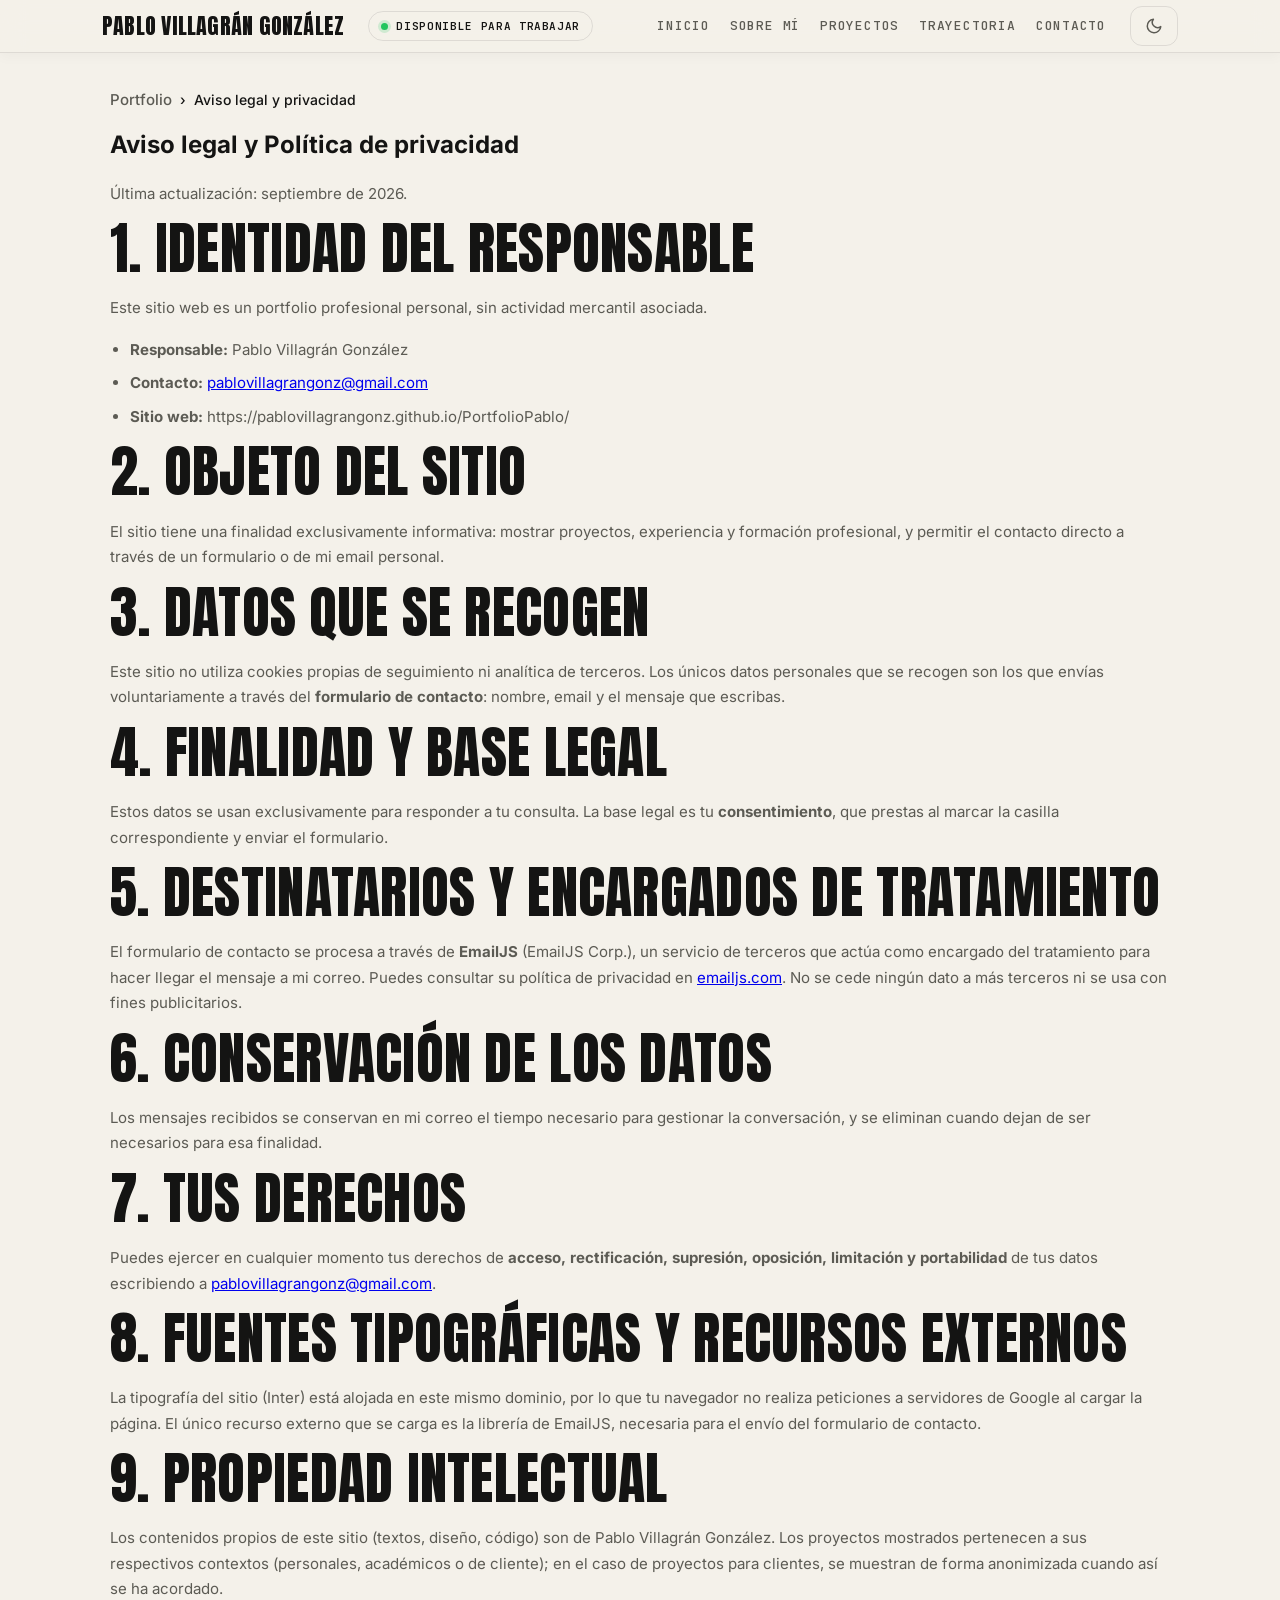
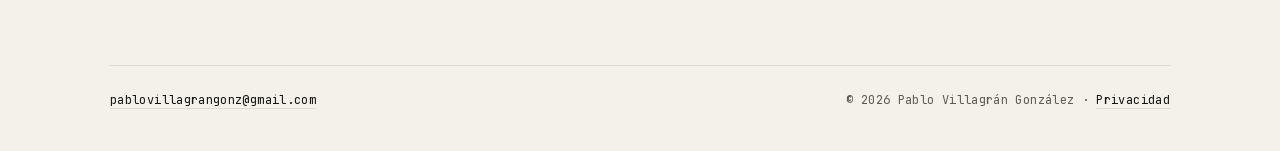
<file: privacidad.html>
<!doctype html>
<html lang="es">

<head>
  <meta charset="utf-8" />
  <meta name="viewport" content="width=device-width,initial-scale=1" />
  <meta name="format-detection" content="telephone=no, date=no, address=no" />

  <title>Aviso legal y Política de privacidad | Pablo Villagrán</title>

  <meta name="description"
    content="Aviso legal, política de privacidad y protección de datos del portfolio de Pablo Villagrán González.">
  <meta name="robots" content="noindex, follow">

  <!-- Favicon -->
  <link rel="icon" type="image/png" sizes="32x32" href="assets/img/favicon-32.png">
  <link rel="apple-touch-icon" sizes="180x180" href="assets/img/apple-touch-icon.png">

  <!-- Estilos globales -->
  <link rel="stylesheet" href="styles.css?v=13">
  <link rel="stylesheet" href="projects/project-detail.css?v=9">

  <script src="assets/js/theme-toggle.js?v=2"></script>

</head>

<body class="project-detail-page">
  <div class="progress-bar"></div>
  <!-- NAV -->
  <header class="header">
    <div class="wrap nav">
      <a class="brand" href="index.html#inicio">Pablo Villagrán González</a>
      <a class="nav-status" href="index.html#contacto"><span class="availability-dot" aria-hidden="true"></span>Disponible para trabajar</a>

      <nav class="nav-links" aria-label="Menú principal">
        <a href="index.html#inicio">Inicio</a>
        <a href="index.html#sobre-mi">Sobre mí</a>
        <a href="index.html#proyectos">Proyectos</a>
        <a href="index.html#experiencia">Trayectoria</a>
        <a href="index.html#contacto">Contacto</a>
      </nav>

      <div class="cta"><a href="index.html#contacto" class="btn">Contactar</a></div>

      <!-- Toggle tema -->
      <button id="theme-toggle" class="btn-ghost" aria-label="Cambiar tema" title="Cambiar tema"><svg viewBox="0 0 24 24" fill="none" stroke="currentColor" stroke-width="2" stroke-linecap="round" stroke-linejoin="round" aria-hidden="true"><path d="M21 12.79A9 9 0 1 1 11.21 3 7 7 0 0 0 21 12.79z"/></svg></button>

      <!-- Hamburger Menu Toggle (móvil) -->
      <button class="nav-toggle" aria-label="Abrir menú" aria-expanded="false">
        <span></span>
        <span></span>
        <span></span>
      </button>
    </div>
  </header>

  <!-- Overlay para cerrar menú al clickear -->
  <div class="overlay"></div>

  <!-- Side Menu (móvil) -->
  <nav class="side-menu" aria-label="Menú lateral">
    <button class="close-menu" aria-label="Cerrar menú">✕</button>
    <a href="index.html#inicio">Inicio</a>
    <a href="index.html#sobre-mi">Sobre mí</a>
    <a href="index.html#proyectos">Proyectos</a>
    <a href="index.html#experiencia">Trayectoria</a>
    <a href="index.html#contacto">Contacto</a>
    <a href="assets/archivos/PabloVillagran_CV.pdf" target="_blank" rel="noopener noreferrer">Ver CV</a>
  </nav>

  <main class="wrap" role="main">

    <!-- Breadcrumb -->
    <nav aria-label="breadcrumb" class="breadcrumb mb-12">
      <a href="index.html" class="muted no-decoration">Portfolio</a>
      <span aria-hidden="true" class="mx-8">›</span>
      <span aria-current="page">Aviso legal y privacidad</span>
    </nav>

    <section class="detail-section" role="article" aria-labelledby="legal-title">
      <h1 id="legal-title" class="m-0 mb-8">Aviso legal y Política de privacidad</h1>
      <p class="muted small mb-18">Última actualización: septiembre de 2026.</p>

      <h2>1. Identidad del responsable</h2>
      <p class="muted">
        Este sitio web es un portfolio profesional personal, sin actividad mercantil asociada.
      </p>
      <ul class="muted">
        <li><strong>Responsable:</strong> Pablo Villagrán González</li>
        <li><strong>Contacto:</strong> <a href="mailto:pablovillagrangonz@gmail.com">pablovillagrangonz@gmail.com</a></li>
        <li><strong>Sitio web:</strong> https://pablovillagrangonz.github.io/PortfolioPablo/</li>
      </ul>

      <h2>2. Objeto del sitio</h2>
      <p class="muted">
        El sitio tiene una finalidad exclusivamente informativa: mostrar proyectos, experiencia y formación
        profesional, y permitir el contacto directo a través de un formulario o de mi email personal.
      </p>

      <h2>3. Datos que se recogen</h2>
      <p class="muted">
        Este sitio no utiliza cookies propias de seguimiento ni analítica de terceros. Los únicos datos
        personales que se recogen son los que envías voluntariamente a través del <strong>formulario de
        contacto</strong>: nombre, email y el mensaje que escribas.
      </p>

      <h2>4. Finalidad y base legal</h2>
      <p class="muted">
        Estos datos se usan exclusivamente para responder a tu consulta. La base legal es tu
        <strong>consentimiento</strong>, que prestas al marcar la casilla correspondiente y enviar el formulario.
      </p>

      <h2>5. Destinatarios y encargados de tratamiento</h2>
      <p class="muted">
        El formulario de contacto se procesa a través de <strong>EmailJS</strong> (EmailJS Corp.), un servicio
        de terceros que actúa como encargado del tratamiento para hacer llegar el mensaje a mi correo. Puedes
        consultar su política de privacidad en
        <a href="https://www.emailjs.com/legal/privacy-policy/" target="_blank" rel="noopener noreferrer">emailjs.com</a>.
        No se cede ningún dato a más terceros ni se usa con fines publicitarios.
      </p>

      <h2>6. Conservación de los datos</h2>
      <p class="muted">
        Los mensajes recibidos se conservan en mi correo el tiempo necesario para gestionar la conversación, y
        se eliminan cuando dejan de ser necesarios para esa finalidad.
      </p>

      <h2>7. Tus derechos</h2>
      <p class="muted">
        Puedes ejercer en cualquier momento tus derechos de <strong>acceso, rectificación, supresión, oposición,
        limitación y portabilidad</strong> de tus datos escribiendo a
        <a href="mailto:pablovillagrangonz@gmail.com">pablovillagrangonz@gmail.com</a>.
      </p>

      <h2>8. Fuentes tipográficas y recursos externos</h2>
      <p class="muted">
        La tipografía del sitio (Inter) está alojada en este mismo dominio, por lo que tu navegador no realiza
        peticiones a servidores de Google al cargar la página. El único recurso externo que se carga es la
        librería de EmailJS, necesaria para el envío del formulario de contacto.
      </p>

      <h2>9. Propiedad intelectual</h2>
      <p class="muted">
        Los contenidos propios de este sitio (textos, diseño, código) son de Pablo Villagrán González. Los
        proyectos mostrados pertenecen a sus respectivos contextos (personales, académicos o de cliente); en
        el caso de proyectos para clientes, se muestran de forma anonimizada cuando así se ha acordado.
      </p>

    </section>

    <footer class="footer">
      <a href="mailto:pablovillagrangonz@gmail.com">pablovillagrangonz@gmail.com</a>
      <span>© 2026 Pablo Villagrán González · <a href="privacidad.html">Privacidad</a></span>
    </footer>
  </main>

  <script src="assets/js/mobile-menu.js"></script>
  <script src="assets/js/scroll-reveal.js"></script>
  <script src="assets/js/back-to-top.js"></script>
</body>

</html>
</file>
<file: styles.css>
/* ============================
   TIPOGRAFÍA (Inter, auto-alojada)
   ============================ */
@font-face {
  font-family: 'Inter';
  font-style: normal;
  font-weight: 100 900;
  font-display: swap;
  src: url('assets/fonts/inter-variable.woff2') format('woff2');
  unicode-range: U+0000-00FF, U+0131, U+0152-0153, U+02BB-02BC, U+02C6, U+02DA, U+02DC, U+0304, U+0308, U+0329, U+2000-206F, U+20AC, U+2122, U+2191, U+2193, U+2212, U+2215, U+FEFF, U+FFFD;
}
/* Titulares: condensada y muy gruesa (solo h1/h2 y cifras grandes) */
@font-face {
  font-family: 'Anton';
  font-style: normal;
  font-weight: 400;
  font-display: swap;
  src: url('assets/fonts/anton-latin.woff2') format('woff2');
  unicode-range: U+0000-00FF, U+0131, U+0152-0153, U+02BB-02BC, U+02C6, U+02DA, U+02DC, U+0304, U+0308, U+0329, U+2000-206F, U+20AC, U+2122, U+2191, U+2193, U+2212, U+2215, U+FEFF, U+FFFD;
}
/* Etiquetas, fechas y datos: monoespaciada */
@font-face {
  font-family: 'JetBrains Mono';
  font-style: normal;
  font-weight: 400 700;
  font-display: swap;
  src: url('assets/fonts/jetbrains-mono-variable.woff2') format('woff2');
  unicode-range: U+0000-00FF, U+0131, U+0152-0153, U+02BB-02BC, U+02C6, U+02DA, U+02DC, U+0304, U+0308, U+0329, U+2000-206F, U+20AC, U+2122, U+2191, U+2193, U+2212, U+2215, U+FEFF, U+FFFD;
}

/* ============================
   VARIABLES GLOBALES
   ============================ */
:root {
  --bg: #f4f1ea;
  --bg-2: #ebe7dd;
  --card: #fbfaf7;

  --text: #141413;
  --muted: #5c5b54;

  --accent: #3f6212;
  --accent-contrast: #ffffff;

  --glass: rgba(244, 241, 234, 0.82);

  --font-sans: 'Inter', system-ui, Arial, sans-serif;
  --font-display: 'Anton', Impact, 'Arial Narrow', sans-serif;
  --font-mono: 'JetBrains Mono', ui-monospace, SFMono-Regular, Menlo, monospace;
  --radius: 14px;
  --maxw: 1100px;
  --gap: 24px;

  --shadow-1: 0 4px 6px -1px rgba(0, 0, 0, 0.1), 0 2px 4px -1px rgba(0, 0, 0, 0.06);
  --shadow-2: 0 10px 15px -3px rgba(0, 0, 0, 0.1), 0 4px 6px -2px rgba(0, 0, 0, 0.05);

  --border: rgba(20, 20, 19, 0.1);

  --header-h: 72px; /* altura estimada del header (ajusta si tu header real varía) */

  /* Animaciones */
  --floating-anim: float 6s ease-in-out infinite;
}

/* Dark overrides */
html[data-theme="dark"] {
  --bg: #111110;
  --bg-2: #1b1b19;

  --card: #181816;

  --text: #ede9df;
  --muted: #a3a198;

  --accent: #c8f07c;
  --accent-contrast: #111110;

  --glass: rgba(17, 17, 16, 0.82);

  --shadow-1: 0 10px 30px rgba(0, 0, 0, 0.5);
  --shadow-2: 0 20px 50px rgba(0, 0, 0, 0.6);

  --border: rgba(237, 233, 223, 0.1);
}

/* ========= RESET / BASE ========= */
* { box-sizing: border-box; }
html, body { height: 100%; }
body {
  margin: 0;
  font-family: var(--font-sans);
  color: var(--text);
  background-color: var(--bg);
  -webkit-font-smoothing: antialiased;
  line-height: 1.7;
  padding-bottom: 60px;
  transition: background-color 0.3s ease;
}
.wrap { max-width: var(--maxw); margin: 0 auto; padding: 40px 20px; }

/* ========= UTILITIES ========= */
.m-0 { margin: 0 !important; }
.mb-8 { margin-bottom: 8px !important; }
.mx-8 { margin-left: 8px !important; margin-right: 8px !important; }

.mt-6  { margin-top: 6px !important; }
.mt-8  { margin-top: 8px !important; }
.mt-10 { margin-top: 10px !important; }
.mt-12 { margin-top: 12px !important; }
.mt-14 { margin-top: 14px !important; }
.mt-16 { margin-top: 16px !important; }
.mt-18 { margin-top: 18px !important; }
.mt-20 { margin-top: 20px !important; }

.mb-12 { margin-bottom: 12px !important; }

.ml-auto { margin-left: auto !important; }

.p-18 { padding: 18px !important; }
.pl-18 { padding-left: 18px !important; }

.text-right { text-align: right !important; }
.text-center { text-align: center !important; }

.flex-col { display: flex; flex-direction: column; }
.gap-6 { gap: 6px; }
.gap-8 { gap: 8px; }
.gap-10 { gap: 10px; }
.w-full { width: 100%; }

.hidden { display: none !important; }

.no-decoration { text-decoration: none !important; }

/* ========= HEADER / NAVBAR =========
   Header fijo, fondo sólido, enlaces siempre visibles.
   Evita que se oculten en ciertas resoluciones.
   ========= */
.header {
  position: sticky;
  top: 0;
  width: 100%;
  z-index: 140;
  background: var(--glass);
  backdrop-filter: blur(12px);
  -webkit-backdrop-filter: blur(12px);
  border-bottom: 1px solid var(--border);
  box-shadow: 0 4px 12px rgba(0, 0, 0, 0.03);
  padding: 0;
  transition: transform 0.35s cubic-bezier(0.2, 0.9, 0.3, 1), background 0.3s ease, box-shadow 0.3s ease;
}

/* Barra de progreso de lectura */
.progress-bar {
  position: fixed;
  top: 0;
  left: 0;
  height: 3px;
  background: var(--accent);
  width: 0%;
  z-index: 1000;
  transition: width 0.1s ease-out;
}

.header.hide {
  transform: translateY(-100%);
}

.nav {
  display: flex;
  align-items: center;
  gap: 16px;
  padding: 6px 12px;
  justify-content: flex-start;
  flex-wrap: wrap; /* importante: permite que links salten de línea si falta espacio */
}

.brand {
  font-family: var(--font-display);
  font-weight: 400;
  font-size: 22px;
  letter-spacing: 0.01em;
  text-transform: uppercase;
  color: var(--text);
  margin-right: 8px;
  text-decoration: none;
}

/* Forzar enlaces siempre visibles y legibles */
.nav-links {
  display: flex !important;
  position: static !important;
  flex-direction: row !important;
  gap: 14px;
  align-items: center;
  flex-wrap: wrap; /* si no caben, saltan a nueva línea */
  background: transparent !important;
  box-shadow: none !important;
  padding: 0 !important;
}

/* Tamaño/estilo de los enlaces del menú */
.nav-links a {
  font-family: var(--font-mono);
  font-size: 13px !important;
  font-weight: 500 !important;
  letter-spacing: 0.06em;
  text-transform: uppercase;
  padding: 8px 10px !important;
  color: var(--muted) !important;
  border-radius: 8px;
  text-decoration: none;
  white-space: nowrap;
}
.nav-links a:hover,
.nav-links a:focus {
  color: var(--accent) !important;
  background: transparent;
  outline: none;
}

/* CTA (Contactar) siempre visible */
.cta { margin-left: auto; display: block !important; }

/* Ocultar el toggle hamburguesa por defecto (solo móvil) */
.nav-toggle { display: none !important; pointer-events: none; }
.side-menu { display: none; }
.overlay { display: none; }

/* ========= MENÚ HAMBURGUESA (MÓVIL) ========= */
@media (max-width: 768px) {
  /* Mostrar hamburguesa en móvil */
  .nav-toggle {
    display: flex !important;
    position: relative;
    width: 48px;
    height: 48px;
    padding: 0;
    border: none;
    background: transparent;
    cursor: pointer;
    pointer-events: all;
    gap: 6px;
    flex-direction: column;
    align-items: center;
    justify-content: center;
    margin-left: auto;
  }

  .nav-toggle span {
    width: 24px;
    height: 2px;
    background: var(--text);
    border-radius: 2px;
    transition: all 0.3s ease;
    display: block;
  }

  /* Animación hamburguesa → X */
  .nav-toggle.active span:nth-child(1) {
    transform: rotate(45deg) translate(9px, 9px);
  }

  .nav-toggle.active span:nth-child(2) {
    opacity: 0;
  }

  .nav-toggle.active span:nth-child(3) {
    transform: rotate(-45deg) translate(7px, -7px);
  }

  /* Ocultar nav-links en móvil */
  .nav-links {
    display: none !important;
  }

  /* Ocultar CTA en móvil */
  .cta {
    display: none !important;
  }

  /* Overlay */
  .overlay {
    display: none;
    position: fixed;
    top: 0;
    left: 0;
    width: 100%;
    height: 100%;
    background: rgba(0, 0, 0, 0.5);
    z-index: 99;
    animation: fadeIn 0.3s ease;
  }

  .overlay.active {
    display: block;
  }

  /* Side Menu */
  .side-menu {
    display: flex;
    flex-direction: column;
    position: fixed;
    top: 0;
    right: -100%;
    width: 280px;
    height: 100vh;
    background: var(--card);
    border-left: 1px solid var(--border);
    box-shadow: -10px 0 30px rgba(0, 0, 0, 0.2);
    z-index: 100;
    padding: calc(var(--header-h, 72px) + 12px) 20px 20px;
    gap: 16px;
    overflow-y: auto;
    -webkit-overflow-scrolling: touch;
    transition: right 0.35s cubic-bezier(0.2, 0.9, 0.3, 1);
  }

  .side-menu.active {
    right: 0;
  }

  .side-menu a {
    display: block;
    padding: 14px 16px;
    color: var(--text);
    text-decoration: none;
    border-radius: 10px;
    transition: all 0.2s ease;
    font-weight: 500;
    font-size: 16px;
  }

  .side-menu a:hover {
    background: var(--bg-2);
    color: var(--accent);
  }

  .close-menu {
    align-self: flex-start;
    width: 40px;
    height: 40px;
    padding: 0;
    border: none;
    background: transparent;
    color: var(--text);
    font-size: 24px;
    cursor: pointer;
    transition: transform 0.2s ease;
    margin-bottom: 12px;
  }

  .close-menu:hover {
    transform: scale(1.15);
  }

  /* Prevenir scroll cuando el menú está abierto */
  body.no-scroll {
    overflow: hidden;
  }

  @keyframes fadeIn {
    from {
      opacity: 0;
    }
    to {
      opacity: 1;
    }
  }
}

/* Evita que el nav se oculte por media queries: forzamos visibilidad */
@media (min-width: 769px) {
  .nav-toggle { display: none !important; }
  .side-menu { display: none !important; }
  .overlay { display: none !important; }
}

/* El header es sticky y ocupa su propio hueco: solo un respiro bajo él */
main.wrap { padding-top: 32px; }

/* ========= BOTONES ========= */
.btn, .btn-outline, .btn-primary, .btn-repo, .btn-web, .btn-private {
  font-family: var(--font-mono);
  font-size: 13px !important;
  letter-spacing: 0.05em;
  text-transform: uppercase;
}
.btn {
  background: var(--accent);
  color: var(--accent-contrast);
  padding: 8px 12px;
  border-radius: 10px;
  text-decoration: none;
  font-weight: 600;
  border: none;
  cursor: pointer;
  box-shadow: var(--shadow-1);
}
.btn-outline {
  padding: 10px 14px;
  border-radius: 10px;
  border: 1px solid var(--border);
  background: transparent;
  color: var(--accent);
  font-weight: 600;
  text-decoration: none;
}
.btn-ghost {
  padding: 10px 14px;
  border-radius: 12px;
  border: 1px solid var(--border);
  background: transparent;
  color: var(--muted);
  font-weight: 600;
  font-size: 14px;
}
.btn-ghost:hover { transform: translateY(-2px); box-shadow: var(--shadow-1); }
html[data-theme="dark"] .btn-ghost { border-color: rgba(255,255,255,0.12); }

/* ========= HERO ========= */
.hero {
  display: grid;
  grid-template-columns: 1fr 360px;
  gap: var(--gap);
  align-items: center;
  padding: 48px 0;
}
.hero-left h1 {
  font-family: var(--font-display);
  font-weight: 400;
  font-size: clamp(48px, 6.4vw, 80px);
  line-height: 0.95;
  letter-spacing: 0.005em;
  text-transform: uppercase;
  margin: 0 0 22px;
}
.hero-left h1 .accent { display: block; }
.hero-hello {
  display: block;
  margin-bottom: 14px;
  font-family: var(--font-mono);
  font-size: 13px;
  font-weight: 500;
  letter-spacing: 0.08em;
  color: var(--muted);
}
.accent { color: var(--accent); }
.lead { color: var(--muted); margin: 0 0 18px; max-width: 60ch; }
.actions { display: flex; gap: 12px; flex-wrap: wrap; }
.actions a { display: inline-flex; align-items: center; padding: 10px 16px; }

/* Disponibilidad y redes bajo los CTAs del hero */
.hero-meta { display: flex; align-items: center; flex-wrap: wrap; gap: 10px 18px; margin-top: 20px; }
.availability {
  display: inline-flex;
  align-items: center;
  gap: 8px;
  font-family: var(--font-mono);
  font-size: 12px;
  font-weight: 500;
  letter-spacing: 0.06em;
  text-transform: uppercase;
  color: var(--muted);
}
.availability-dot {
  width: 9px;
  height: 9px;
  border-radius: 50%;
  background: #22c55e;
  box-shadow: 0 0 0 4px rgba(34, 197, 94, 0.18);
}
.hero-social { display: inline-flex; gap: 6px; }
.hero-social a {
  display: inline-flex;
  align-items: center;
  justify-content: center;
  width: 36px;
  height: 36px;
  border-radius: 10px;
  border: 1px solid var(--border);
  color: var(--muted);
  transition: color .2s ease, border-color .2s ease, transform .2s ease;
}
.hero-social a:hover { color: var(--accent); border-color: var(--accent); transform: translateY(-2px); }
.hero-social svg { width: 18px; height: 18px; }

/* Card foto por defecto (se mejora más abajo) */
.card-photo {
  background: none;
  border: none;
  box-shadow: none;
  padding: 0;
}
.avatar {
  width: 240px;
  height: 280px;
  object-fit: cover;
  border-radius: 22px;
  border: none;
  box-shadow: 0 20px 50px rgba(15,23,36,0.15);
  display: block;
  animation: var(--floating-anim);
}

@keyframes float {
  0% { transform: translateY(0px); }
  50% { transform: translateY(-15px); }
  100% { transform: translateY(0px); }
}

/* ========= SECCIONES ========= */
.section { padding: 48px 0; }
h2 {
  margin: 0 0 24px;
  font-family: var(--font-display);
  font-weight: 400;
  font-size: clamp(40px, 6vw, 72px);
  line-height: 0.95;
  letter-spacing: 0.005em;
  text-transform: uppercase;
}
.muted { color: var(--muted); font-size: 15px; }

/* ========= TECNOLOGÍAS (filas numeradas, mismo lenguaje que Trayectoria) ========= */
.tech-list-rows { list-style: none; margin: 0; padding: 0; border-top: 1px solid var(--border); }
.tech-row {
  display: grid;
  grid-template-columns: 56px minmax(0, 1fr) minmax(0, 1.25fr);
  gap: 12px 32px;
  align-items: start;
  padding: 28px 0;
  border-bottom: 1px solid var(--border);
}
.tech-row .xp-num { padding-top: 10px; }
.tech-title {
  display: flex;
  align-items: center;
  flex-wrap: wrap;
  gap: 8px 14px;
  margin: 0;
  font-family: var(--font-display);
  font-weight: 400;
  font-size: clamp(34px, 4.2vw, 56px);
  line-height: 1;
  text-transform: uppercase;
  transition: color .25s ease;
}
.tech-row:hover .tech-title,
.tech-row:hover .xp-num { color: var(--accent); }
.tech-desc { margin: 4px 0 14px; font-size: 15px; color: var(--muted); }
.skill-badge {
  padding: 4px 10px;
  border-radius: 999px;
  font-family: var(--font-mono);
  font-size: 11px;
  font-weight: 600;
  letter-spacing: 0.06em;
  text-transform: uppercase;
  line-height: 1.2;
  color: var(--accent-contrast);
  background: var(--accent);
}
.skill-chips { list-style: none; margin: 0; padding: 0; display: flex; flex-wrap: wrap; gap: 8px; }
/* Tecnologías como etiquetas sobrias: el color de cada una solo en el punto */
.skill-chips .chip {
  display: inline-flex;
  align-items: center;
  gap: 8px;
  padding: 6px 12px;
  border-radius: 999px;
  font-family: var(--font-mono);
  font-size: 13px;
  font-weight: 500;
  color: var(--text);
  background: transparent;
  border: 1px solid var(--border);
  transition: border-color .2s ease;
}
.skill-chips .chip::before {
  content: "";
  width: 7px;
  height: 7px;
  border-radius: 50%;
  background: var(--tech, var(--accent));
}
.skill-chips .chip:hover { border-color: color-mix(in srgb, var(--tech, var(--accent)) 60%, transparent); }
html[data-theme="dark"] .skill-chips .tech-jwt::before { background: #e5e7eb; }

@media (max-width: 860px) {
  .tech-row { grid-template-columns: 40px minmax(0, 1fr); padding: 24px 0; }
  .tech-row .xp-num { padding-top: 6px; }
  .tech-detail { grid-column: 2; }
}

/* ========= TRAYECTORIA (lista numerada) =========
   Cada fila: número · fecha + título grande + lugar · detalles a la derecha.
   En escritorio experience.js deja los <details> abiertos y se oculta el botón;
   en móvil siguen plegables. */
.xp-intro { margin: -8px 0 28px; }
.xp-list { list-style: none; margin: 0; padding: 0; border-top: 1px solid var(--border); }
.xp-row {
  display: grid;
  grid-template-columns: 56px minmax(0, 1.15fr) minmax(0, 1fr);
  gap: 8px 32px;
  padding: 30px 0;
  border-bottom: 1px solid var(--border);
}
.xp-num {
  font-family: var(--font-mono);
  font-size: 13px;
  color: var(--muted);
  padding-top: 4px;
  transition: color .25s ease;
}
.xp-meta {
  margin: 0 0 10px;
  font-family: var(--font-mono);
  font-size: 12px;
  letter-spacing: 0.05em;
  text-transform: uppercase;
  color: var(--muted);
}
.xp-kind { color: var(--accent); font-weight: 600; }
.xp-title {
  margin: 0;
  font-family: var(--font-display);
  font-weight: 400;
  font-size: clamp(30px, 3.4vw, 44px);
  line-height: 1;
  letter-spacing: 0.005em;
  text-transform: uppercase;
  transition: color .25s ease;
}
.xp-place { margin: 10px 0 0; font-size: 14px; color: var(--muted); }
.xp-body { margin: 0; font-size: 14px; line-height: 1.65; color: var(--muted); }
ul.xp-body { padding-left: 18px; }
ul.xp-body li + li { margin-top: 4px; }
.xp-row:hover .xp-title,
.xp-row:hover .xp-num { color: var(--accent); }

/* Botón "Ver detalles" (solo móvil) */
.tl-details summary {
  display: inline-flex;
  align-items: center;
  gap: 6px;
  padding: 4px 0;
  font-family: var(--font-mono);
  font-size: 12px;
  font-weight: 600;
  letter-spacing: 0.05em;
  text-transform: uppercase;
  color: var(--accent);
  cursor: pointer;
  list-style: none;
  user-select: none;
}
.tl-details summary::-webkit-details-marker { display: none; }
.tl-details summary::after {
  content: "";
  width: 7px;
  height: 7px;
  border-right: 2px solid currentColor;
  border-bottom: 2px solid currentColor;
  transform: translateY(-2px) rotate(45deg);
  transition: transform 0.25s ease;
}
.tl-details[open] summary::after { transform: translateY(2px) rotate(-135deg); }
.tl-details summary:hover { text-decoration: underline; text-underline-offset: 3px; }
.tl-details summary:focus-visible { outline: 3px solid color-mix(in srgb, var(--accent) 30%, transparent); outline-offset: 3px; border-radius: 6px; }
.tl-details .tl-less, .tl-details[open] .tl-more { display: none; }
.tl-details[open] .tl-less { display: inline; }
.tl-details[open] summary { margin-bottom: 8px; }

@supports (interpolate-size: allow-keywords) {
  .tl-details { interpolate-size: allow-keywords; }
  .tl-details::details-content {
    block-size: 0;
    overflow: hidden;
    transition: block-size 0.3s ease, content-visibility 0.3s allow-discrete;
  }
  .tl-details[open]::details-content { block-size: auto; }
}

@media (min-width: 861px) {
  .xp-details summary { display: none; }
  .xp-details { padding-top: 26px; }
}
@media (max-width: 860px) {
  .xp-row { grid-template-columns: 40px minmax(0, 1fr); padding: 24px 0; }
  .xp-details { grid-column: 2; margin-top: 6px; }
}

/* ========= BREADCRUMB ========= */
.breadcrumb {
  display: flex;
  align-items: center;
  font-size: 14px;
  font-weight: 500;
  margin-top: 10px;
}
.breadcrumb a {
  transition: color 0.2s ease;
}
.breadcrumb a:hover {
  color: var(--accent) !important;
}

/* ========= PROYECTOS =========
   Texto en movimiento a todo el ancho + tarjetas grandes alternadas (zigzag).
   La portada entera enlaza a la página del proyecto. */
.sr-only {
  position: absolute; width: 1px; height: 1px; padding: 0; margin: -1px;
  overflow: hidden; clip: rect(0 0 0 0); white-space: nowrap; border: 0;
}
html, body { overflow-x: clip; } /* el marquee sale del contenedor sin crear scroll lateral */

.projects-section { padding-top: 24px; }
.marquee {
  width: 100vw;
  margin-left: calc(50% - 50vw);
  overflow: hidden;
  padding: 8px 0;
}
.marquee-track { display: flex; width: max-content; animation: marquee 32s linear infinite; }
.marquee.is-paused .marquee-track { animation-play-state: paused; }
.marquee-group { display: flex; align-items: center; flex-shrink: 0; }
.marquee-group span {
  font-family: var(--font-display);
  font-size: clamp(72px, 13vw, 190px);
  line-height: 1;
  text-transform: uppercase;
  padding-right: 0.28em;
  white-space: nowrap;
}
.marquee-group .mq-star { color: var(--accent); font-family: var(--font-sans); font-weight: 300; font-size: clamp(48px, 8vw, 120px); }
@keyframes marquee { to { transform: translateX(-50%); } }

.marquee-controls { display: flex; justify-content: flex-end; margin: 4px 0 40px; }
.marquee-toggle {
  padding: 6px 14px;
  border-radius: 999px;
  border: 1px solid var(--border);
  background: transparent;
  color: var(--muted);
  font-family: var(--font-mono);
  font-size: 12px;
  cursor: pointer;
  transition: color .2s ease, border-color .2s ease;
}
.marquee-toggle:hover { color: var(--text); border-color: var(--text); }
.marquee-toggle:focus-visible { outline: 3px solid color-mix(in srgb, var(--accent) 35%, transparent); outline-offset: 2px; }

.pj-list { display: flex; flex-direction: column; gap: 96px; }
.pj { width: min(100%, 860px); }
.pj--right { margin-left: auto; }

.pj-cover {
  position: relative;
  display: block;
  aspect-ratio: 16 / 10;
  border-radius: 18px;
  overflow: hidden;
  background: var(--bg-2);
  color: #ede9df;
  text-decoration: none;
  isolation: isolate;
}
.pj-cover img {
  width: 100%;
  height: 100%;
  object-fit: cover;
  display: block;
  transition: transform .7s cubic-bezier(.2,.9,.3,1);
}
/* Degradado inferior para que el título se lea sobre cualquier imagen */
.pj-cover::after {
  content: "";
  position: absolute;
  inset: 0;
  background: linear-gradient(to top, rgba(10,10,9,0.85) 0%, rgba(10,10,9,0.35) 38%, transparent 62%);
  z-index: 0;
}
.pj-tag {
  position: absolute;
  top: 18px;
  left: 18px;
  z-index: 1;
  padding: 6px 12px;
  border-radius: 999px;
  background: rgba(237, 233, 223, 0.92);
  color: #111110;
  font-family: var(--font-mono);
  font-size: 11px;
  font-weight: 600;
  letter-spacing: 0.06em;
  text-transform: uppercase;
}
.pj-heading {
  position: absolute;
  left: 26px;
  right: 26px;
  bottom: 22px;
  z-index: 1;
  display: flex;
  align-items: flex-end;
  justify-content: space-between;
  gap: 16px;
}
.pj-title {
  margin: 0;
  font-family: var(--font-display);
  font-weight: 400;
  font-size: clamp(40px, 6vw, 76px);
  line-height: 0.95;
  text-transform: uppercase;
  color: #ede9df;
}
.pj-cover .arrow-ne { width: 44px; height: 44px; flex-shrink: 0; transition: transform .4s cubic-bezier(.2,.9,.3,1), color .3s ease; }
.pj-cover:hover img { transform: scale(1.04); }
.pj-cover:hover .arrow-ne { transform: translate(4px, -4px); color: #c8f07c; }
.pj-cover:focus-visible { outline: 3px solid var(--accent); outline-offset: 4px; }

.pj-info {
  display: grid;
  grid-template-columns: minmax(0, 1.3fr) minmax(0, 1fr);
  gap: 28px;
  margin-top: 22px;
}
.pj-text .project-context { margin-bottom: 10px; }
.pj-lead { margin: 0 0 10px; font-size: 16px; line-height: 1.55; color: var(--text); }
.pj-side { display: flex; flex-direction: column; gap: 16px; }
.pj-actions { display: flex; flex-wrap: wrap; align-items: center; gap: 10px; }
.pj-actions a, .pj-actions .btn-private { display: inline-flex; align-items: center; gap: 8px; }
.pj-actions svg { width: 16px; height: 16px; flex-shrink: 0; }
.pj-more {
  margin-left: auto;
  font-family: var(--font-mono);
  font-size: 13px;
  font-weight: 600;
  letter-spacing: 0.05em;
  text-transform: uppercase;
  color: var(--accent);
  text-decoration: underline;
  text-underline-offset: 5px;
  text-decoration-color: color-mix(in srgb, var(--accent) 40%, transparent);
}
.pj-more:hover { text-decoration-color: currentColor; }
.pj-more svg { transition: transform .25s ease; }
.pj-more:hover svg { transform: translateX(3px); }

@media (max-width: 860px) {
  .pj-list { gap: 64px; }
  .pj-info { grid-template-columns: 1fr; gap: 18px; }
}
@media (max-width: 560px) {
  .pj-cover { aspect-ratio: 4 / 3; border-radius: 14px; }
  .pj-tag { top: 12px; left: 12px; }
  .pj-heading { left: 16px; right: 16px; bottom: 14px; }
  .pj-cover .arrow-ne { width: 32px; height: 32px; }
  .pj-more { margin-left: 0; }
  .pj-actions { gap: 10px 16px; }
}

/* ========= DISPONIBILIDAD EN LA CABECERA ========= */
.nav-status {
  display: none;
  align-items: center;
  gap: 8px;
  padding: 5px 12px;
  border-radius: 999px;
  border: 1px solid var(--border);
  font-family: var(--font-mono);
  font-size: 11px;
  font-weight: 600;
  letter-spacing: 0.06em;
  text-transform: uppercase;
  color: var(--text);
  text-decoration: none;
  white-space: nowrap;
  transition: border-color .2s ease, color .2s ease;
}
.nav-status:hover { border-color: var(--accent); color: var(--accent); }
.nav-status .availability-dot { width: 7px; height: 7px; box-shadow: 0 0 0 3px rgba(34, 197, 94, 0.18); }
/* Con la pastilla visible (que ya lleva a Contacto) sobra el botón "Contactar" */
@media (min-width: 1180px) {
  .nav-status { display: inline-flex; }
  .cta { display: none !important; }
  .nav-links { gap: 4px; margin-left: auto; }
  .nav-links a { padding: 8px !important; }
}

/* Fecha, contexto y autoría del proyecto */
.project-context { margin: 0; font-family: var(--font-mono); font-size: 12px; font-weight: 500; color: var(--accent); letter-spacing: 0.04em; text-transform: uppercase; }
.project-desc { color: var(--muted); font-size: 15px; line-height: 1.65; margin: 0; }

/* tags */
.tags-inline { display: flex; gap: 10px; flex-wrap: wrap; margin-top: 6px; }
.tech-pill {
  display: inline-block;
  padding: 6px 12px;
  border-radius: 999px;
  font-size: 13px;
  font-weight: 700;
  color: #fff;
  border: 1px solid var(--border);
  transition: all 0.3s cubic-bezier(0.4, 0, 0.2, 1);
  white-space: nowrap;
  filter: grayscale(0.1);
  animation: fadeInTech 0.5s ease backwards;
}

@keyframes fadeInTech {
  from { opacity: 0; transform: translateY(10px); }
  to { opacity: 1; transform: translateY(0); }
}

.tech-pill:hover {
  filter: grayscale(0) brightness(1.1);
  transform: translateY(-4px) rotate(1deg);
  box-shadow: 0 5px 15px rgba(0, 0, 0, 0.1);
}

.btn-primary {
  padding: 10px 18px;
  border-radius: 14px;
  border: none;
  background: var(--accent);
  color: var(--accent-contrast);
  font-weight: 700;
  font-size: 15px;
  cursor: pointer;
  text-decoration: none;
  box-shadow: 0 8px 26px color-mix(in srgb, var(--accent) 12%, transparent);
  position: relative;
  overflow: hidden;
  transition: all 0.3s cubic-bezier(0.4, 0, 0.2, 1);
}

.btn-primary::after {
  content: "";
  position: absolute;
  top: 0;
  left: -100%;
  width: 50%;
  height: 100%;
  background: linear-gradient(
    to right,
    transparent,
    rgba(255, 255, 255, 0.2),
    transparent
  );
  transform: skewX(-25deg);
  transition: none;
}

.btn-primary:hover::after {
  left: 150%;
  transition: left 0.6s ease;
}

.btn-primary:hover {
  transform: translateY(-3px) scale(1.05);
  box-shadow: 0 12px 24px color-mix(in srgb, var(--accent) 30%, transparent);
  filter: brightness(1.05);
}

/* botones diferenciados */
.btn-repo {
  padding: 10px 16px;
  border-radius: 12px;
  text-decoration: none;
  background: transparent;
  border: 1px solid color-mix(in srgb, var(--text) 25%, transparent);
  color: var(--text);
  font-weight: 600;
  transition: .25s ease;
}
.btn-repo:hover { border-color: var(--text); transform: translateY(-2px); }

.btn-web {
  padding: 10px 16px;
  border-radius: 12px;
  text-decoration: none;
  background: transparent;
  border: 1px solid var(--accent);
  color: var(--accent);
  font-weight: 600;
  transition: .25s ease;
}
.btn-web:hover { background: color-mix(in srgb, var(--accent) 10%, transparent); transform: translateY(-2px); }

/* En las tarjetas de proyecto las tecnologías son etiquetas informativas, no botones:
   fondo neutro, texto discreto y un punto con el color de la tecnología.
   Así los botones de acción (con icono y separados por una línea) destacan claramente. */
.tags-inline .tech-pill {
  display: inline-flex;
  align-items: center;
  gap: 6px;
  padding: 3px 10px;
  border-radius: 6px;
  font-family: var(--font-mono);
  font-size: 12px;
  font-weight: 500;
  background: var(--bg-2);
  color: var(--muted);
  border: 1px solid var(--border);
  filter: none;
  cursor: default;
}
.tags-inline .tech-pill::before {
  content: "";
  width: 7px;
  height: 7px;
  border-radius: 50%;
  background: var(--tech, var(--accent));
  flex-shrink: 0;
}
.tags-inline .tech-pill:hover { transform: none; box-shadow: none; filter: none; }
/* JWT es negro: en modo oscuro el punto no se vería */
html[data-theme="dark"] .tags-inline .tech-jwt::before { background: #e5e7eb; }

/* Hueco del repositorio cuando el código no es público: informativo, no clicable */
.btn-private {
  display: inline-flex;
  align-items: center;
  gap: 8px;
  padding: 10px 16px;
  border-radius: 12px;
  border: 1px dashed var(--border);
  color: var(--muted);
  font-weight: 600;
  font-size: 15px;
  cursor: default;
}
.btn-private svg { width: 16px; height: 16px; }

/* ========= TECH PILL COLORS =========
   Color de texto elegido para un contraste mínimo de 4.5:1 sobre el color de cada tecnología */
/* Web */
.tech-html { --tech: #e34f26; background: #e34f26; color: #111; border-color: rgba(227,79,38,0.18); }
.tech-css { --tech: #264de4; background: #264de4; color: #fff; border-color: rgba(38,77,228,0.18); }
.tech-js  { --tech: #f7df1e; background: #f7df1e; color: #111; border-color: rgba(247,223,30,0.18); }

/* Backend / API */
.tech-java   { --tech: #f89820; background: #f89820; color: #111; border-color: rgba(248,152,32,0.18); }
.tech-spring { --tech: #6db33f; background: #6db33f; color: #111; border-color: rgba(109,179,63,0.18); }
.tech-mysql  { --tech: #00618a; background: #00618a; color: #fff; border-color: rgba(0,97,138,0.18); }
.tech-jwt    { --tech: #000000; background: #000000; color: #fff; border-color: rgba(0,0,0,0.18); }
.tech-rest   { --tech: #4f46e5; background: #4f46e5; color: #fff; border-color: color-mix(in srgb, var(--accent) 18%, transparent); }
.tech-docker { --tech: #2496ed; background: #2496ed; color: #111; border-color: rgba(36,150,237,0.18); }
.tech-flyway { --tech: #cc0200; background: #cc0200; color: #fff; border-color: rgba(204,2,0,0.18); }
.tech-websocket { --tech: #ec4899; background: #ec4899; color: #111; border-color: rgba(236,72,153,0.18); }

/* Móvil */
.tech-flutter { --tech: #02569b; background: #02569b; color: #fff; border-color: rgba(2,86,155,0.18); }
.tech-dart    { --tech: #00B4AB; background: #00B4AB; color: #111; border-color: rgba(0,180,171,0.18); }

/* Otros */
.tech-hibernate { --tech: #59666c; background: #59666c; color: #fff; border-color: rgba(89,102,108,0.18); }
.tech-swagger { --tech: #85ea2d; background: #85ea2d; color: #111; border-color: rgba(133,234,45,0.18); }
.tech-git { --tech: #f05032; background: #f05032; color: #111; border-color: rgba(240,80,50,0.18); }
.tech-typescript { --tech: #3178c6; background: #3178c6; color: #fff; border-color: rgba(49,120,198,0.18); }
.tech-angular { --tech: #dd0031; background: #dd0031; color: #fff; border-color: rgba(221,0,49,0.18); }
.tech-react   { --tech: #61dafb; background: #61dafb; color: #111; border-color: rgba(97,218,251,0.18); }
.tech-tailwind{ --tech: #38bdf8; background: #38bdf8; color: #111; border-color: rgba(56,189,248,0.18); }
.tech-mongodb { --tech: #47a248; background: #47a248; color: #111; border-color: rgba(71,162,72,0.18); }
.tech-expo     { --tech: #4630eb; background: #4630eb; color: #fff; border-color: rgba(70,48,235,0.18); }
.tech-supabase { --tech: #3ecf8e; background: #3ecf8e; color: #111; border-color: rgba(62,207,142,0.18); }
.tech-postgres { --tech: #336791; background: #336791; color: #fff; border-color: rgba(51,103,145,0.18); }
.tech-pwa      { --tech: #5a0fc8; background: #5a0fc8; color: #fff; border-color: rgba(90,15,200,0.18); }
.tech-jest     { --tech: #c21325; background: #c21325; color: #fff; border-color: rgba(194,19,37,0.18); }

/* ========= CONTACTO: cierre grande ========= */
.eyebrow {
  margin: 0 0 14px;
  font-family: var(--font-mono);
  font-size: 12px;
  font-weight: 600;
  letter-spacing: 0.08em;
  text-transform: uppercase;
  color: var(--muted);
}
.contact-section { padding-top: 80px; }
.contact-title {
  display: flex;
  align-items: flex-end;
  flex-wrap: wrap;
  gap: 0 0.18em;
  margin: 0 0 20px;
  font-size: clamp(64px, 13vw, 168px);
  line-height: 0.88;
  color: var(--accent);
}
.contact-title .arrow-ne {
  width: 0.62em;
  height: 0.62em;
  stroke-width: 1.4;
  margin-bottom: 0.06em;
  transition: transform .4s cubic-bezier(.2,.9,.3,1);
}
.contact-section:hover .contact-title .arrow-ne { transform: translate(0.06em, -0.06em); }
.contact-lead { max-width: 52ch; margin: 0 0 36px; font-size: 16px; }

/* ========= CONTACTO: formulario + enlaces directos ========= */
.contact-grid { display: grid; grid-template-columns: minmax(0, 1.5fr) minmax(0, 1fr); gap: 56px; align-items: start; }
.card { padding: 16px; border-radius: 12px; background: var(--card); border: 1px solid var(--border); box-shadow: var(--shadow-1); }

/* Formulario sin caja: campos con línea inferior, etiquetas en mono */
#contact-form { display: flex; flex-direction: column; gap: 28px; width: 100%; }
.cf-row { display: grid; grid-template-columns: 1fr 1fr; gap: 28px; }
.cf-field { display: flex; flex-direction: column; }
#contact-form label {
  display: block;
  margin-bottom: 6px;
  font-family: var(--font-mono);
  font-size: 12px;
  font-weight: 600;
  letter-spacing: 0.08em;
  text-transform: uppercase;
  color: var(--muted);
  transition: color .2s ease;
}
#contact-form .cf-field:focus-within label { color: var(--accent); }
#contact-form input, #contact-form textarea {
  width: 100%;
  padding: 10px 0 12px;
  border: 0;
  border-bottom: 1px solid color-mix(in srgb, var(--text) 25%, transparent);
  border-radius: 0;
  background: transparent;
  color: var(--text);
  font-family: inherit;
  font-size: 18px;
  outline: none;
  transition: border-color .2s ease;
}
#contact-form textarea { resize: vertical; min-height: 120px; line-height: 1.5; }
#contact-form input::placeholder, #contact-form textarea::placeholder { color: var(--muted); opacity: .7; }
#contact-form input:focus, #contact-form textarea:focus,
#contact-form input:focus-visible, #contact-form textarea:focus-visible {
  border-bottom-color: var(--accent);
  box-shadow: 0 1px 0 0 var(--accent);
  outline: none;
}

.cf-footer { display: flex; align-items: center; justify-content: space-between; flex-wrap: wrap; gap: 18px 24px; }
#contact-form .consent-check {
  display: flex;
  align-items: flex-start;
  gap: 10px;
  margin: 0;
  font-family: var(--font-sans);
  font-size: 14px;
  font-weight: 400;
  letter-spacing: 0;
  text-transform: none;
  color: var(--muted);
  line-height: 1.5;
}
#contact-form .consent-check input[type="checkbox"] {
  width: 18px;
  height: 18px;
  margin: 1px 0 0;
  padding: 0;
  flex-shrink: 0;
  accent-color: var(--accent);
  border: 0;
}
#contact-form .consent-check a { color: var(--accent); }
#contact-form .btn {
  display: inline-flex;
  align-items: center;
  gap: 10px;
  padding: 16px 26px;
  border-radius: 999px;
  background: var(--accent);
  color: var(--accent-contrast);
  border: none;
  font-weight: 700;
  cursor: pointer;
  box-shadow: none;
  transition: transform .2s ease, filter .2s ease;
}
/* Flecha por CSS: email.js reescribe el texto del botón al enviar */
#contact-form .btn::after { content: "→"; font-family: var(--font-sans); font-size: 16px; transition: transform .2s ease; }
#contact-form .btn:hover { transform: translateY(-2px); }
#contact-form .btn:hover::after { transform: translateX(3px); }
#contact-form .btn:disabled { opacity: .6; cursor: progress; transform: none; }

/* Enlaces directos: lista con líneas, como el resto de la web */
.contact-info .eyebrow { margin-bottom: 10px; }
.ci-list { list-style: none; margin: 0; padding: 0; border-top: 1px solid var(--border); }
.ci-list li { display: flex; flex-direction: column; gap: 4px; padding: 16px 0; border-bottom: 1px solid var(--border); }
.ci-label { font-family: var(--font-mono); font-size: 11px; letter-spacing: 0.08em; text-transform: uppercase; color: var(--muted); }
.ci-list a {
  display: inline-flex;
  align-items: center;
  gap: 8px;
  color: var(--text);
  font-size: 17px;
  font-weight: 600;
  text-decoration: none;
  overflow-wrap: anywhere;
  transition: color .2s ease;
}
.ci-list a svg { width: 16px; height: 16px; flex-shrink: 0; transition: transform .25s ease; }
.ci-list a:hover { color: var(--accent); }
.ci-list a:hover svg { transform: translate(2px, -2px); }

@media (max-width: 640px) {
  .cf-row { grid-template-columns: 1fr; }
  .cf-footer { flex-direction: column; align-items: stretch; }
  #contact-form .btn { justify-content: center; }
}

/* Botón de tema: icono SVG centrado */
#theme-toggle { display: inline-flex; align-items: center; justify-content: center; }
#theme-toggle svg { width: 18px; height: 18px; }

#cf-status { font-size: 14px; color: var(--muted); margin-top: 10px; }
#cf-status.is-error { color: #dc2626; font-weight: 600; }
#cf-status.is-success { color: #16a34a; font-weight: 600; }
html[data-theme="dark"] #cf-status.is-error { color: #f87171; }
html[data-theme="dark"] #cf-status.is-success { color: #4ade80; }

/* ========= FOOTER ========= */
.footer {
  display: flex;
  align-items: center;
  justify-content: space-between;
  flex-wrap: wrap;
  gap: 12px 24px;
  margin-top: 64px;
  padding-top: 24px;
  border-top: 1px solid var(--border);
  font-family: var(--font-mono);
  font-size: 12px;
  letter-spacing: 0.03em;
  color: var(--muted);
}
.footer a { color: var(--text); text-decoration: underline; text-underline-offset: 4px; text-decoration-color: var(--border); transition: color .2s ease, text-decoration-color .2s ease; }
.footer a:hover { color: var(--accent); text-decoration-color: currentColor; }
@media (max-width: 640px) {
  .footer { flex-direction: column; align-items: flex-start; }
}

/* ========= BOTÓN VOLVER ARRIBA (lo crea back-to-top.js) ========= */
.back-to-top {
  position: fixed;
  right: 24px;
  bottom: 24px;
  z-index: 120;
  display: inline-flex;
  align-items: center;
  justify-content: center;
  width: 48px;
  height: 48px;
  padding: 0;
  border-radius: 50%;
  border: 1px solid var(--border);
  background: var(--accent);
  color: var(--accent-contrast);
  box-shadow: var(--shadow-2);
  cursor: pointer;
  opacity: 0;
  visibility: hidden;
  transform: translateY(12px);
  transition: opacity .3s ease, transform .3s ease, visibility .3s;
}
.back-to-top.is-visible { opacity: 1; visibility: visible; transform: none; }
.back-to-top.is-visible:hover { transform: translateY(-3px); }
.back-to-top:focus-visible { outline: 3px solid color-mix(in srgb, var(--accent) 35%, transparent); outline-offset: 3px; }
.back-to-top svg { width: 20px; height: 20px; }
@media (max-width: 768px) { .back-to-top { right: 16px; bottom: 16px; width: 44px; height: 44px; } }

/* ========= FOCUS / ACCESSIBILITY ========= */
.btn:focus, .btn-ghost:focus, .btn-repo:focus, .btn-web:focus, .btn-primary:focus, .tech-pill:focus {
  outline: 3px solid color-mix(in srgb, var(--accent) 18%, transparent);
  outline-offset: 3px;
  box-shadow: 0 8px 20px color-mix(in srgb, var(--accent) 6%, transparent);
}

/* ========= RESPONSIVE ========= */

/* Tablet y móvil: foto a la izquierda junto al saludo; descripción y CTAs debajo a ancho completo.
   .hero-left usa display: contents para que sus hijos se coloquen directamente en la rejilla del hero. */
@media (max-width: 980px) {
  .contact-grid { grid-template-columns: 1fr; }

  .hero {
    grid-template-columns: auto 1fr;
    grid-template-areas:
      "photo title"
      "lead  lead"
      "cta   cta"
      "meta  meta";
    column-gap: 28px;
    row-gap: 0;
    padding: 16px 0 40px;
    text-align: left;
  }
  .hero-left { display: contents; }
  .hero-right { grid-area: photo; }
  .hero-left h1 { grid-area: title; font-size: clamp(40px, 7vw, 60px); line-height: 0.95; margin: 0; }
  .hero-left h1 .accent { display: block; }
  .lead { grid-area: lead; margin: 24px 0 24px; max-width: none; }
  .actions { grid-area: cta; }
  .hero-meta { grid-area: meta; }

  .card-photo { margin: 0; padding: 0; max-width: none; }
  .avatar { width: 160px; height: 160px; border-radius: 20px; object-position: center top; animation: none; }

}

/* Header en tablet: sin el botón "Contactar" (ya está el enlace "Contacto") para que quepa en una línea */
@media (min-width: 769px) and (max-width: 980px) {
  .cta { display: none !important; }
  .nav-links { gap: 4px; }
  .nav-links a { font-size: 15px !important; padding: 8px !important; }
  #theme-toggle { margin-left: auto; }
}

@media (max-width: 560px) {
  h2 { font-size: 38px; }
}

/* Móvil: misma estructura, más compacta, y CTAs a ancho completo */
@media (max-width: 768px) {
  main.wrap { padding-top: 24px; }
  .hero { column-gap: 16px; padding: 8px 0 36px; }
  .avatar { width: 96px; height: 96px; border-radius: 50%; }
  .hero-left h1 { font-size: clamp(30px, 8.5vw, 44px); }
  .lead { margin: 18px 0 22px; font-size: 15px; }
  .actions { display: grid; grid-template-columns: 1fr 1fr; gap: 10px; }
  .actions a { display: flex; align-items: center; justify-content: center; padding: 12px; }
  .actions .btn-outline { border-color: var(--accent); }

}

@media (max-width: 400px) {
  /* Que nombre, tema y hamburguesa quepan en una sola línea en móviles estrechos */
  .brand { font-size: 16px; margin-right: 0; }
  .nav { gap: 8px; }
}

@media (max-width: 360px) {
  .avatar { width: 80px; height: 80px; }
  .hero-left h1 { font-size: 28px; }
}

/* Aparición al hacer scroll */
.reveal { opacity: 0; transform: translateY(12px); transition: opacity .6s cubic-bezier(.2,.9,.3,1), transform .6s cubic-bezier(.2,.9,.3,1); will-change: opacity, transform; }
.reveal.active { opacity: 1; transform: none; }
@media (prefers-reduced-motion: reduce) {
  .marquee-track { animation: none; }
  .marquee-controls { display: none; }
  .reveal, .reveal.active { opacity: 1; transform: none; transition: none; }
  .pj-cover img, .pj-cover .arrow-ne, .marquee-track, .tech-pill, .btn, .gallery img, .back-to-top, .contact-title .arrow-ne { transition: none !important; }
  body { animation: none; }
  .avatar { animation: none; }
}

/* Ajustes de modo oscuro para algunos controles */
html[data-theme="dark"] .btn-primary { box-shadow: 0 8px 26px color-mix(in srgb, var(--accent) 12%, transparent); }

/* ========= FONDO =========
   Fondo plano y cálido: la personalidad la ponen la tipografía y el acento */
body { background-color: var(--bg); }
</file>
<file: projects/project-detail.css>
/* ============================================================
   PROJECT DETAIL — Página de detalle de proyectos
   Diseño unificado para todo el portfolio
=========================================================== */

/* El header es sticky y ya ocupa su hueco: solo dejamos un respiro bajo él */
main.wrap {
  padding-top: 24px;
}

/* ============================
   HERO DEL PROYECTO
   Título enorme a la izquierda; resumen, tecnologías y acciones a la derecha;
   portada a todo el ancho debajo.
============================ */
.pd-hero { padding: 24px 0 40px; }
.pd-hero-text {
  display: grid;
  grid-template-columns: minmax(0, 1.25fr) minmax(0, 1fr);
  grid-template-areas:
    "eye   eye"
    "title tag"
    "title chips"
    "title act";
  grid-template-rows: auto auto auto 1fr;
  column-gap: 48px;
  align-items: start;
}
.pd-eyebrow { grid-area: eye; margin: 0 0 18px; font-family: var(--font-mono); font-size: 12px; font-weight: 500; color: var(--accent); letter-spacing: 0.06em; text-transform: uppercase; }
.pd-hero h1 {
  grid-area: title;
  margin: 0;
  font-family: var(--font-display);
  font-weight: 400;
  font-size: clamp(64px, 10vw, 148px);
  line-height: 0.9;
  letter-spacing: 0.005em;
  text-transform: uppercase;
  overflow-wrap: anywhere;
}
.pd-tagline { grid-area: tag; margin: 6px 0 20px; font-size: 18px; line-height: 1.55; color: var(--text); }
.pd-hero .skill-chips { grid-area: chips; margin-bottom: 24px; }
.pd-hero .skill-chips .chip { font-size: 12px; padding: 5px 10px; }
.pd-hero .pd-actions { grid-area: act; }

.pd-actions { display: flex; flex-wrap: wrap; gap: 10px; }
.pd-actions a, .pd-actions .btn-private {
  display: inline-flex;
  align-items: center;
  justify-content: center;
  gap: 8px;
  padding: 11px 18px;
}
.pd-actions svg { width: 16px; height: 16px; flex-shrink: 0; }

.pd-hero-media {
  margin-top: 40px;
  border-radius: 18px;
  overflow: hidden;
  aspect-ratio: 2 / 1;
  background: var(--bg-2);
}
.pd-hero-media img { width: 100%; height: 100%; object-fit: cover; display: block; }

/* ============================
   FICHA RÁPIDA: fila con líneas
============================ */
.pd-facts {
  display: grid;
  grid-template-columns: repeat(4, minmax(0, 1fr));
  margin: 0 0 72px;
  border-top: 1px solid var(--border);
  border-bottom: 1px solid var(--border);
}
.pd-facts > div { padding: 20px 20px 20px 0; }
.pd-facts > div + div { padding-left: 20px; border-left: 1px solid var(--border); }
.pd-facts dt { font-family: var(--font-mono); font-size: 11px; font-weight: 500; letter-spacing: 0.08em; text-transform: uppercase; color: var(--muted); }
.pd-facts dd { margin: 6px 0 0; font-size: 16px; font-weight: 600; color: var(--text); line-height: 1.4; }

/* ============================
   CONTENIDO: número + título a la izquierda, contenido a la derecha
============================ */
.pd-body { counter-reset: pd-section; }
.pd-section {
  counter-increment: pd-section;
  display: grid;
  grid-template-columns: minmax(0, 1fr) minmax(0, 2fr);
  gap: 0 48px; /* sin hueco vertical: el título abarca varias filas implícitas */
  align-items: start;
  padding: 40px 0 48px;
  border-top: 1px solid var(--border);
}
.pd-section > * { grid-column: 2; }
.pd-section > h2 {
  grid-column: 1;
  grid-row: 1 / span 20;
  position: sticky;
  top: calc(var(--header-h, 72px) + 16px);
  margin: 0;
  font-size: clamp(36px, 4vw, 52px);
}
.pd-section > h2::before {
  content: counter(pd-section, decimal-leading-zero);
  display: block;
  margin-bottom: 10px;
  font-family: var(--font-mono);
  font-size: 13px;
  letter-spacing: 0.04em;
  color: var(--muted);
}
/* Galería: a todo el ancho, con el título encima */
.pd-section--wide { grid-template-columns: minmax(0, 1fr); }
.pd-section--wide > * { grid-column: 1; }
.pd-section--wide > h2 { grid-row: auto; position: static; margin-bottom: 18px; }

.pd-section > p, .pd-tabpanel > p { max-width: 68ch; }
.pd-section > p { color: var(--muted); font-size: 17px; line-height: 1.75; margin: 0 0 14px; }
.pd-section > p strong { color: var(--text); }

/* Listas con líneas */
.pd-list { list-style: none; margin: 0; padding: 0; color: var(--muted); border-top: 1px solid var(--border); }
.pd-list li {
  position: relative;
  padding: 14px 0 14px 28px;
  border-bottom: 1px solid var(--border);
  line-height: 1.6;
}
.pd-list li::before {
  content: "→";
  position: absolute;
  left: 0;
  top: 14px;
  color: var(--accent);
}
.pd-list strong { color: var(--text); }

/* Funcionalidades: filas en dos columnas, sin tarjetas */
.pd-features {
  display: grid;
  grid-template-columns: repeat(2, minmax(0, 1fr));
  gap: 0 32px;
}
.pd-feature { padding: 20px 0 24px; border-top: 1px solid var(--border); }
.pd-feature h3 { margin: 0 0 8px; font-size: 17px; line-height: 1.35; transition: color .2s ease; }
.pd-feature:hover h3 { color: var(--accent); }
.pd-feature p { margin: 0; font-size: 15px; line-height: 1.65; color: var(--muted); }

/* ============================
   GALERÍA
============================ */
.project-detail-page .gallery {
  display: grid;
  grid-template-columns: repeat(3, minmax(0, 1fr));
  gap: 24px 18px;
  margin-top: 8px;
}
.project-detail-page .gallery.cols-2 { grid-template-columns: repeat(2, minmax(0, 1fr)); }
.gallery figure { margin: 0; }
.project-detail-page .gallery img {
  display: block;
  width: 100%;
  height: auto;
  aspect-ratio: 16 / 10;
  object-fit: cover;
  object-position: top;
  border-radius: 12px;
  border: 1px solid var(--border);
  cursor: zoom-in;
  transition: transform .3s ease, border-color .3s ease;
}
.project-detail-page .gallery img:hover { transform: translateY(-3px); border-color: var(--accent); }
.gallery figcaption {
  margin-top: 10px;
  font-family: var(--font-mono);
  font-size: 11px;
  letter-spacing: 0.06em;
  text-transform: uppercase;
  color: var(--muted);
  line-height: 1.4;
}

/* Galería de capturas de móvil (Mi Día) */
.project-detail-page .gallery.gallery--phone { grid-template-columns: repeat(4, minmax(0, 1fr)); gap: 28px 18px; }
.project-detail-page .gallery.gallery--phone img { aspect-ratio: 390 / 844; border-radius: 18px; }

/* Nota con la cuenta de demostración */
.pd-demo-note { grid-column: 2; margin: 14px 0 0; font-size: 13px; line-height: 1.6; color: var(--muted); }
.pd-demo-note code { white-space: nowrap; font-family: var(--font-mono); font-size: 12px; padding: 2px 6px; border-radius: 6px; background: var(--bg-2); color: var(--text); }

/* Tabla de cuentas de prueba (PentaNet) */
.pd-demo-note a { color: var(--accent); }
#demo { scroll-margin-top: calc(var(--header-h, 72px) + 8px); }
.pd-section > p a { color: var(--accent); text-underline-offset: 3px; }
.pd-accounts { width: 100%; max-width: 68ch; margin: 6px 0 18px; border-collapse: collapse; border-top: 1px solid var(--border); font-size: 15px; }
.pd-accounts th, .pd-accounts td { padding: 12px 16px 12px 0; text-align: left; border-bottom: 1px solid var(--border); vertical-align: middle; }
.pd-accounts thead th { font-family: var(--font-mono); font-size: 11px; font-weight: 500; letter-spacing: 0.08em; text-transform: uppercase; color: var(--muted); }
.pd-accounts tbody th { font-weight: 600; color: var(--text); white-space: nowrap; }
.pd-accounts code, .pd-section > p code { font-family: var(--font-mono); font-size: 13px; padding: 2px 6px; border-radius: 6px; background: var(--bg-2); color: var(--text); overflow-wrap: anywhere; }
.pd-section > p.pd-accounts-note { font-size: 14px; line-height: 1.6; }

/* Pestañas (galerías por rol) */
.pd-tabs { display: flex; flex-wrap: wrap; gap: 8px; margin-top: 4px; }
.pd-tab {
  padding: 8px 16px;
  border: 1px solid var(--border);
  border-radius: 999px;
  background: transparent;
  color: var(--muted);
  font-family: var(--font-mono);
  font-size: 12px;
  font-weight: 600;
  letter-spacing: 0.05em;
  text-transform: uppercase;
  cursor: pointer;
  transition: background-color .2s ease, color .2s ease, border-color .2s ease;
}
.pd-tab:hover { color: var(--text); border-color: var(--text); }
.pd-tab[aria-selected="true"] { background: var(--accent); border-color: var(--accent); color: var(--accent-contrast); }
.pd-tab:focus-visible { outline: 3px solid color-mix(in srgb, var(--accent) 30%, transparent); outline-offset: 2px; }
.pd-tabpanel > p { color: var(--muted); font-size: 15px; margin: 16px 0 0; }
.pd-tabpanel .gallery { margin-top: 16px; }

/* ============================
   CIERRE: siguiente proyecto en grande + contacto
============================ */
.pd-next { margin: 40px 0 0; border-top: 1px solid var(--border); }
.pd-next-project {
  display: block;
  padding: 40px 0 44px;
  border-bottom: 1px solid var(--border);
  color: var(--text);
  text-decoration: none;
}
.pd-next-label {
  display: block;
  margin-bottom: 12px;
  font-family: var(--font-mono);
  font-size: 12px;
  letter-spacing: 0.08em;
  text-transform: uppercase;
  color: var(--muted);
}
.pd-next-title {
  display: inline-flex;
  align-items: flex-end;
  flex-wrap: wrap;
  gap: 0 0.2em;
  font-family: var(--font-display);
  font-size: clamp(56px, 10vw, 136px);
  line-height: 0.9;
  text-transform: uppercase;
  transition: color .3s ease;
}
.pd-next-title .arrow-ne { width: 0.6em; height: 0.6em; stroke-width: 1.4; transition: transform .4s cubic-bezier(.2,.9,.3,1); }
.pd-next-project:hover .pd-next-title { color: var(--accent); }
.pd-next-project:hover .arrow-ne { transform: translate(0.06em, -0.06em); }
.pd-next-project:focus-visible { outline: 3px solid var(--accent); outline-offset: 6px; border-radius: 6px; }

.pd-next-contact {
  display: flex;
  align-items: center;
  justify-content: space-between;
  flex-wrap: wrap;
  gap: 16px 32px;
  padding: 32px 0 8px;
}
.pd-next-contact h2 { margin: 0 0 6px; font-size: clamp(32px, 4vw, 44px); color: var(--accent); }
.pd-next-contact p { margin: 0; color: var(--muted); }
.pd-next-contact .btn-outline { display: inline-flex; align-items: center; gap: 8px; padding: 12px 20px; border-color: var(--accent); }
.pd-next-contact .btn-outline svg { width: 16px; height: 16px; }

/* ============================
   RESPONSIVE
============================ */
@media (max-width: 980px) {
  .pd-hero-text {
    grid-template-columns: minmax(0, 1fr);
    grid-template-areas: "eye" "title" "tag" "chips" "act";
    grid-template-rows: none;
  }
  .pd-hero h1 { margin-bottom: 20px; }
  .pd-hero-media { margin-top: 32px; aspect-ratio: 16 / 10; }
  .pd-facts { grid-template-columns: repeat(2, minmax(0, 1fr)); }
  .pd-facts > div:nth-child(3) { padding-left: 0; border-left: none; }
  .pd-facts > div:nth-child(n+3) { border-top: 1px solid var(--border); }
  .pd-section { grid-template-columns: minmax(0, 1fr); }
  .pd-section > *, .pd-section > h2 { grid-column: 1; grid-row: auto; position: static; }
  .pd-section > h2 { margin-bottom: 12px; }
  .project-detail-page .gallery { grid-template-columns: repeat(2, minmax(0, 1fr)); }
  .project-detail-page .gallery.gallery--phone { grid-template-columns: repeat(3, minmax(0, 1fr)); }
  .pd-demo-note { grid-column: 1; }
}

@media (max-width: 600px) {
  .pd-hero { padding-top: 8px; }
  .pd-hero h1 { font-size: clamp(52px, 16vw, 72px); }
  .pd-tagline { font-size: 16px; }
  .pd-actions { display: grid; grid-template-columns: 1fr; }
  .pd-features { grid-template-columns: 1fr; }
  .project-detail-page .gallery, .project-detail-page .gallery.cols-2 { grid-template-columns: 1fr; }
  .project-detail-page .gallery.gallery--phone { grid-template-columns: repeat(2, minmax(0, 1fr)); gap: 20px 12px; }
  .pd-next-contact { flex-direction: column; align-items: stretch; }
  .pd-next-contact .btn-outline { justify-content: center; }
}

/* ============================
   PÁGINAS DE TEXTO (privacidad)
============================ */
.detail-section h2 { font-size: clamp(36px, 5vw, 56px); margin-bottom: 20px; }
.detail-section h3 { font-size: 22px; margin-top: 32px; margin-bottom: 12px; }
.detail-section p, .detail-section ul { margin-bottom: 16px; }
.detail-section ul { padding-left: 20px; }
.detail-section li { margin-bottom: 8px; }

/* ============================
   LIGHTBOX
============================ */

.lightbox {
  position: fixed;
  inset: 0;
  background: rgba(0, 0, 0, 0.9);
  backdrop-filter: blur(8px);
  display: none;
  align-items: center;
  justify-content: center;
  z-index: 9999;
  padding: 20px;
}

.lightbox.open {
  display: flex;
  flex-direction: column;
  gap: 14px;
}

.lightbox-caption {
  margin: 0;
  color: rgba(255, 255, 255, 0.85);
  font-size: 14px;
  text-align: center;
}

.lightbox-img {
  max-width: 100%;
  max-height: 82vh;
  border-radius: 8px;
  box-shadow: 0 20px 60px rgba(0, 0, 0, 0.5);
  object-fit: contain;
}

.lightbox button {
  position: absolute;
  background: rgba(255, 255, 255, 0.1);
  border: none;
  color: #fff;
  width: 50px;
  height: 50px;
  border-radius: 50%;
  display: flex;
  align-items: center;
  justify-content: center;
  font-size: 24px;
  cursor: pointer;
  transition: all 0.2s ease;
}

.lightbox button:hover {
  background: rgba(255, 255, 255, 0.2);
  transform: scale(1.1);
}

.lightbox-close {
  top: 24px;
  right: 24px;
}

.lightbox-prev {
  left: 24px;
}

.lightbox-next {
  right: 24px;
}

@media (max-width: 600px) {
  .lightbox button {
    width: 40px;
    height: 40px;
    font-size: 18px;
  }
  .lightbox-prev { left: 10px; }
  .lightbox-next { right: 10px; }
}
/* URLs y correos largos no deben provocar scroll horizontal en móvil */
.detail-section { overflow-wrap: anywhere; }
</file>
